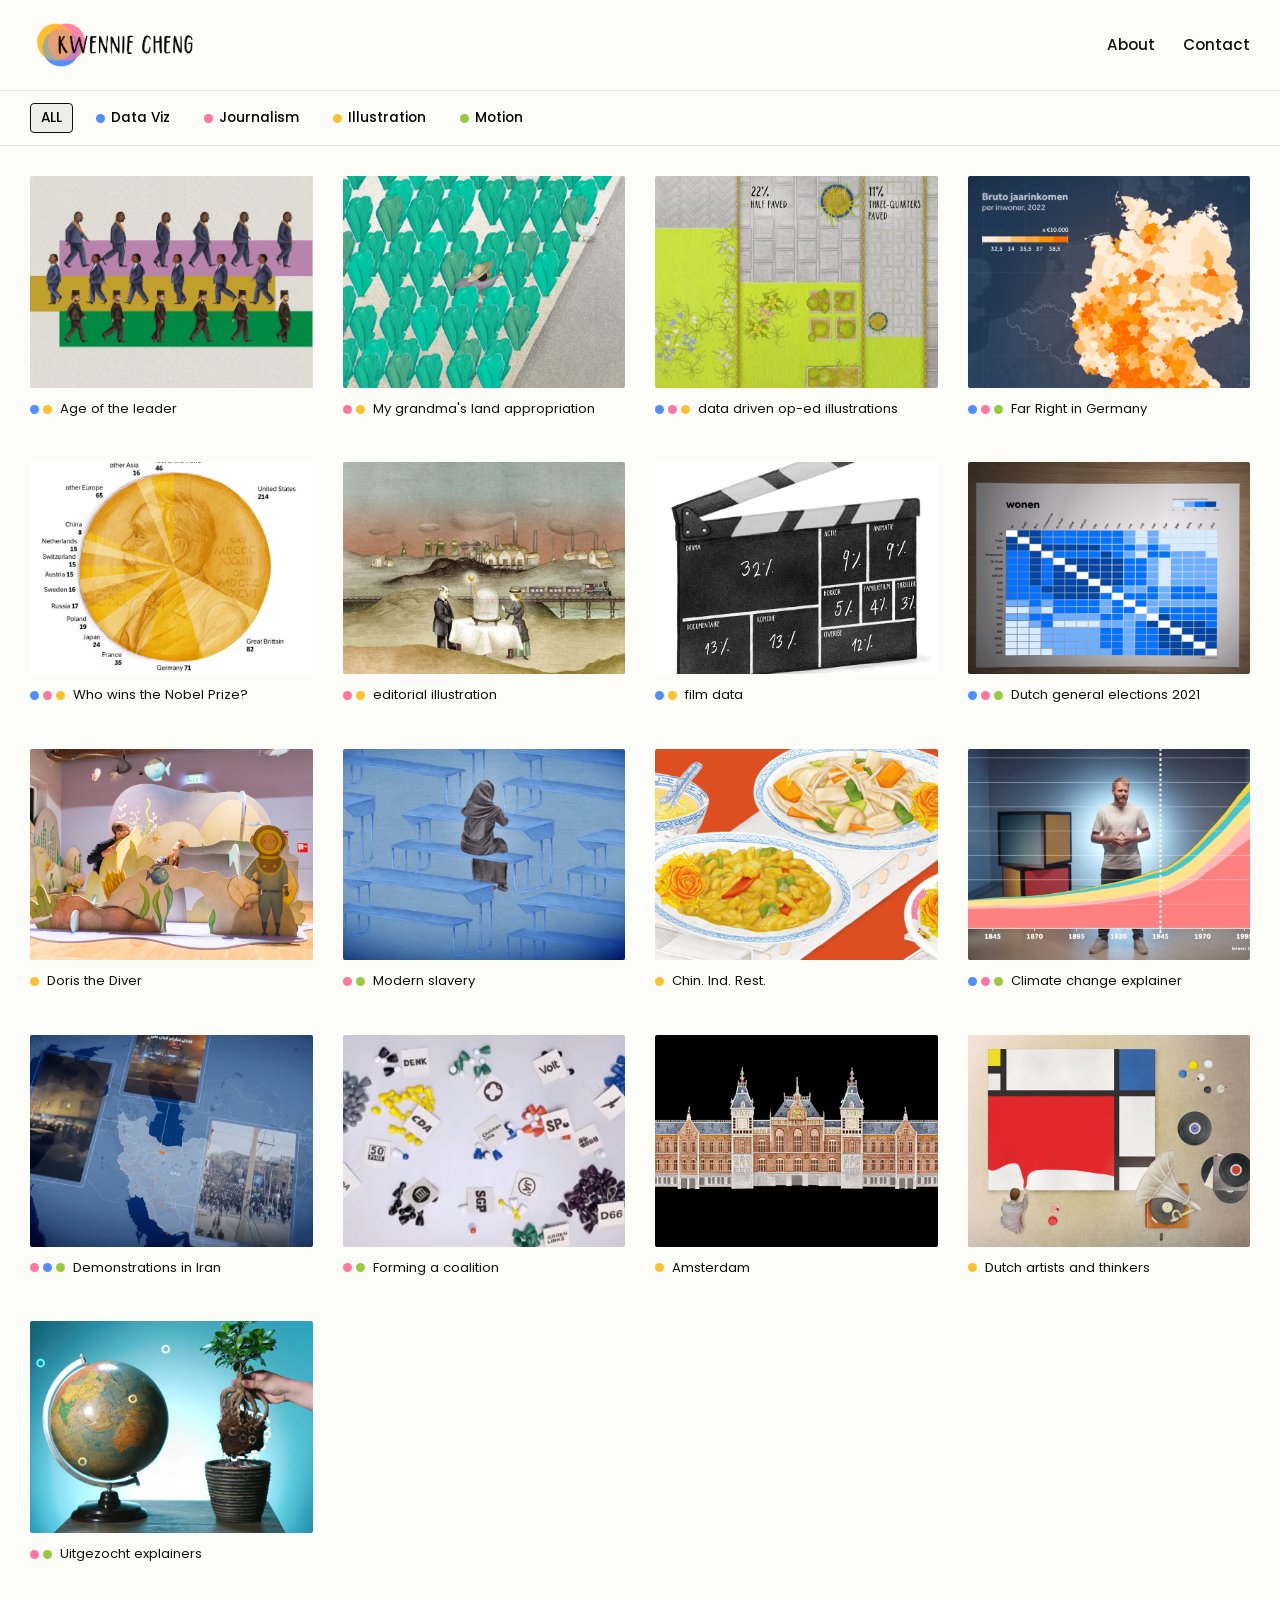
<file: index.html>
<!DOCTYPE html>
<html lang="en">
<head>
  <meta charset="UTF-8">
  <meta name="viewport" content="width=device-width, initial-scale=1.0">
  <title>Kwennie Cheng | illustration, data, journalism</title>

  <!-- Google Fonts: Manrope (Headings) & Poppins (Body) -->
  <link rel="preconnect" href="https://fonts.googleapis.com">
  <link rel="preconnect" href="https://fonts.gstatic.com" crossorigin>
  <link href="https://fonts.googleapis.com/css2?family=Manrope:wght@600;700;800&family=Poppins:wght@300;400;500;600&display=swap" rel="stylesheet">
  <style>
    /* Logo sizing, inline so it applies on first paint */
    .logo img { width: auto; max-width: none; }
    .logo img.logo-desktop { display: block; height: 60px; }
    .logo img.logo-mobile  { display: none;  height: 44px; }
    @media (max-width: 700px) {
      .logo img.logo-desktop { display: none; }
      .logo img.logo-mobile  { display: block; }
    }
  </style>
  <link rel="stylesheet" href="styles.css">
  <link rel="icon" href="assets/site/favicon_kwenniecheng.png">
</head>
<body>

  <!-- STICKY TOP NAVBAR -->
  <header class="navbar">
    <div class="nav-container">
      <!-- Logo links directly back to Home ("All" Work) -->
    <a href="index.html" class="logo">
      <img src="assets/site/logo_kwenniecheng.png" alt="Kwennie Cheng" class="logo-desktop">
      <img src="assets/site/logo_kwenniecheng_m.png" alt="Kwennie Cheng" class="logo-mobile">
    </a>

      <nav class="nav-links">
          <!-- <a href="blog.html">Blog</a> -->
        <a href="about.html">About</a>
        <a href="contact.html">Contact</a>
      </nav>
    </div>
  </header>

  <!-- CATEGORY FILTER BAR (Fabian Schwarzinger Reference) -->
  <div class="category-bar">
    <div class="category-container">
<button class="cat-btn active" data-category="all">ALL</button>
      <button class="cat-btn" data-category="datavis">
        <span class="dot dot-datavis"></span> Data Viz
      </button>
      <button class="cat-btn" data-category="journalism">
        <span class="dot dot-journalism"></span> Journalism
      </button>
      <button class="cat-btn" data-category="illustration">
        <span class="dot dot-illustration"></span> Illustration
      </button>
      <button class="cat-btn" data-category="motion">
        <span class="dot dot-motion"></span> Motion
      </button>
    </div>
  </div>

  <!-- PROJECT OVERVIEW: open project on top, thumbnail grid below -->
  <main class="portfolio-main">
    <section class="project-detail" id="project-detail" hidden></section>
    <section class="project-grid" id="project-grid"></section>
  </main>

  <script src="script.js"></script>
</body>
</html>
</file>
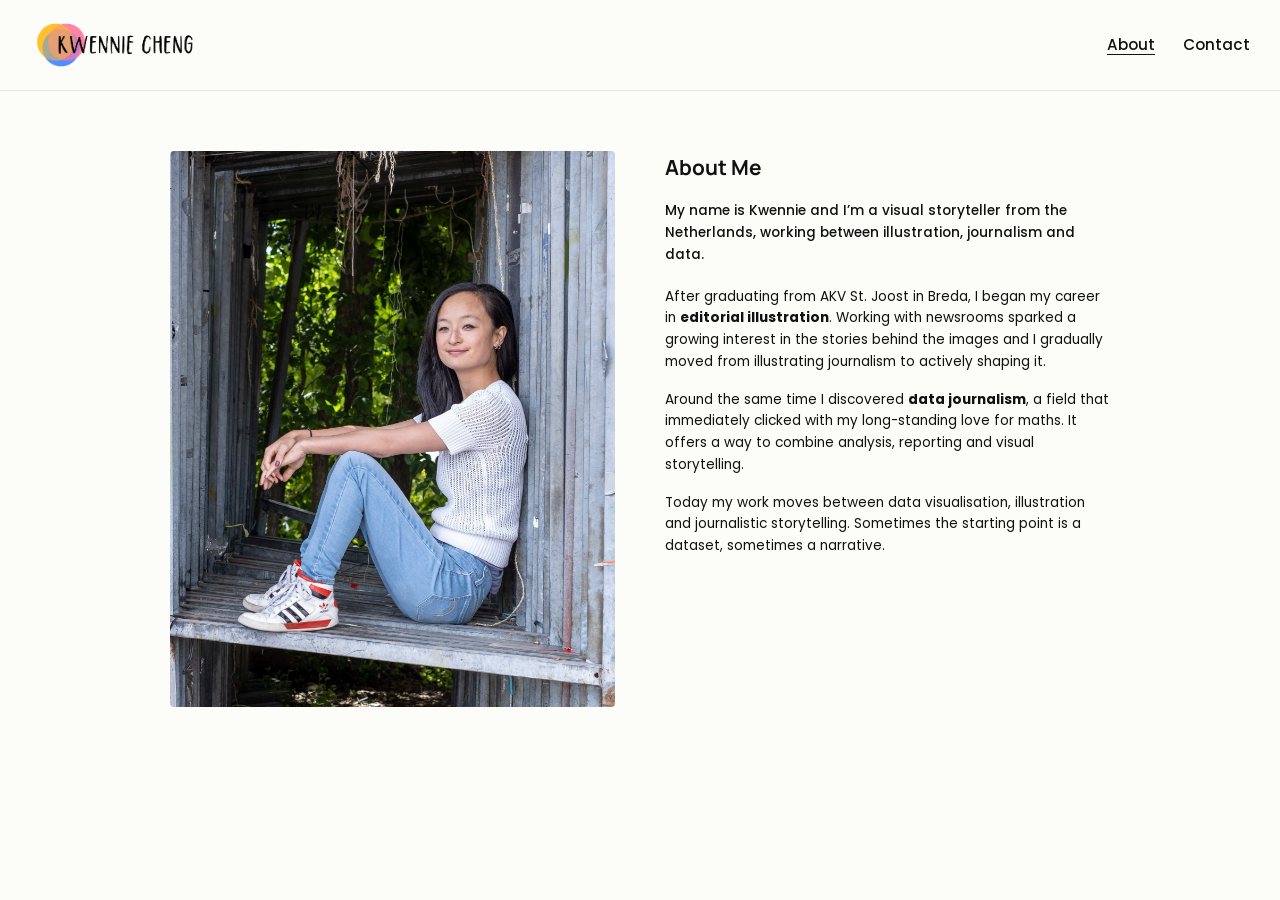
<file: about.html>
<!DOCTYPE html>
<html lang="en">
<head>
  <meta charset="UTF-8">
  <meta name="viewport" content="width=device-width, initial-scale=1.0">
  <title>About | Portfolio</title>
  <link rel="preconnect" href="https://fonts.googleapis.com">
  <link rel="preconnect" href="https://fonts.gstatic.com" crossorigin>
  <link href="https://fonts.googleapis.com/css2?family=Manrope:wght@600;700;800&family=Poppins:wght@300;400;500;600&display=swap" rel="stylesheet">
  <style>
  /* Logo sizing, inline so it applies on first paint */
  .logo img { width: auto; max-width: none; }
  .logo img.logo-desktop { display: block; height: 60px; }
  .logo img.logo-mobile  { display: none;  height: 44px; }
  @media (max-width: 700px) {
    .logo img.logo-desktop { display: none; }
    .logo img.logo-mobile  { display: block; }
  }
</style>
  <link rel="stylesheet" href="styles.css">
  <link rel="icon" href="assets/site/favicon_kwenniecheng.png">
</head>
<body>

  <header class="navbar">
    <div class="nav-container">
      <a href="index.html" class="logo">
        <img src="assets/site/logo_kwenniecheng.png" alt="Kwennie Cheng" class="logo-desktop">
        <img src="assets/site/logo_kwenniecheng_m.png" alt="Kwennie Cheng" class="logo-mobile">
      </a>
      <nav class="nav-links">
        <!-- <a href="blog.html">Blog</a> -->
        <a href="about.html" class="active">About</a>
        <a href="contact.html">Contact</a>
      </nav>
    </div>
  </header>

  <main class="page-container">
    <div class="about-grid">
      <!-- LEFT PHOTO -->
      <div class="about-photo-wrap">
        <img src="assets/site/KwennieCheng_RoelSiebrand.webp" alt="Profile photo" class="about-photo" onerror="this.src='https://via.placeholder.com/600x800?text=Profile+Photo'">
      </div>

      <!-- RIGHT TEXT CONTENT -->
      <div class="about-text">
        <h1>About Me</h1>
        <p class="lead">
          My name is Kwennie and I’m a visual storyteller from the Netherlands, working between illustration, journalism and data.
        </p>
        <p>
          After graduating from AKV St. Joost in Breda, I began my career in <b>editorial illustration</b>. Working with newsrooms sparked a growing interest in the stories behind the images and I gradually moved from illustrating journalism to actively shaping it.
        </p>
        <p>
          Around the same time I discovered <b>data journalism</b>, a field that immediately clicked with my long-standing love for maths. It offers a way to combine analysis, reporting and visual storytelling.
        </p>
        <p>
          Today my work moves between data visualisation, illustration and journalistic storytelling. Sometimes the starting point is a dataset, sometimes a narrative. 
        </p>
      </div>
    </div>
  </main>
  <script src="script.js"></script>
</body>
</html>
</file>
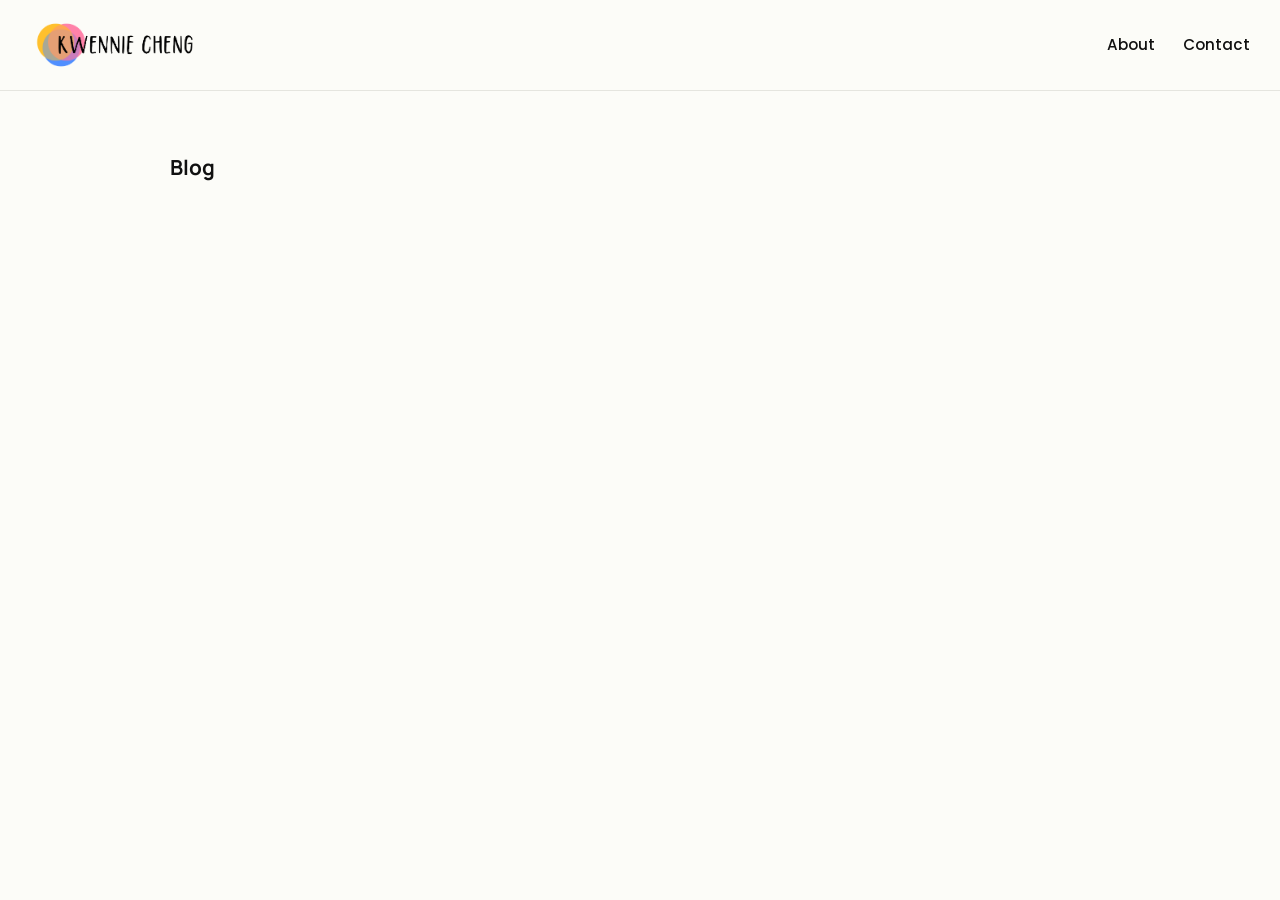
<file: blog.html>
<!DOCTYPE html>
<html lang="en">
<head>
  <meta charset="UTF-8">
  <meta name="viewport" content="width=device-width, initial-scale=1.0">
  <title>Blog | Portfolio</title>
  <link rel="preconnect" href="https://fonts.googleapis.com">
  <link rel="preconnect" href="https://fonts.gstatic.com" crossorigin>
  <link href="https://fonts.googleapis.com/css2?family=Manrope:wght@600;700;800&family=Poppins:wght@300;400;500;600&display=swap" rel="stylesheet">
  <style>
  /* Logo sizing, inline so it applies on first paint */
  .logo img { width: auto; max-width: none; }
  .logo img.logo-desktop { display: block; height: 60px; }
  .logo img.logo-mobile  { display: none;  height: 44px; }
  @media (max-width: 700px) {
    .logo img.logo-desktop { display: none; }
    .logo img.logo-mobile  { display: block; }
  }
</style>
  <link rel="stylesheet" href="styles.css">
  <link rel="icon" href="assets/site/favicon_kwenniecheng.png">
</head>
<body>

  <header class="navbar">
    <div class="nav-container">
      <a href="index.html" class="logo">
        <img src="assets/site/logo_kwenniecheng.png" alt="Kwennie Cheng" class="logo-desktop">
        <img src="assets/site/logo_kwenniecheng_m.png" alt="Kwennie Cheng" class="logo-mobile">
      </a>
      <nav class="nav-links">
        <!-- <a href="blog.html" class="active">Blog</a> -->
        <a href="about.html">About</a>
        <a href="contact.html">Contact</a>
      </nav>
    </div>
  </header>

  <main class="page-container">
    <h1 class="page-title">Blog</h1>

    <!-- BLOG POSTS STREAM -->
    <div class="blog-stream" id="blog-stream">
      <!-- Rendered automatically from data/posts.json -->
    </div>
  </main>

  <script src="script.js"></script>
</body>
</html>
</file>
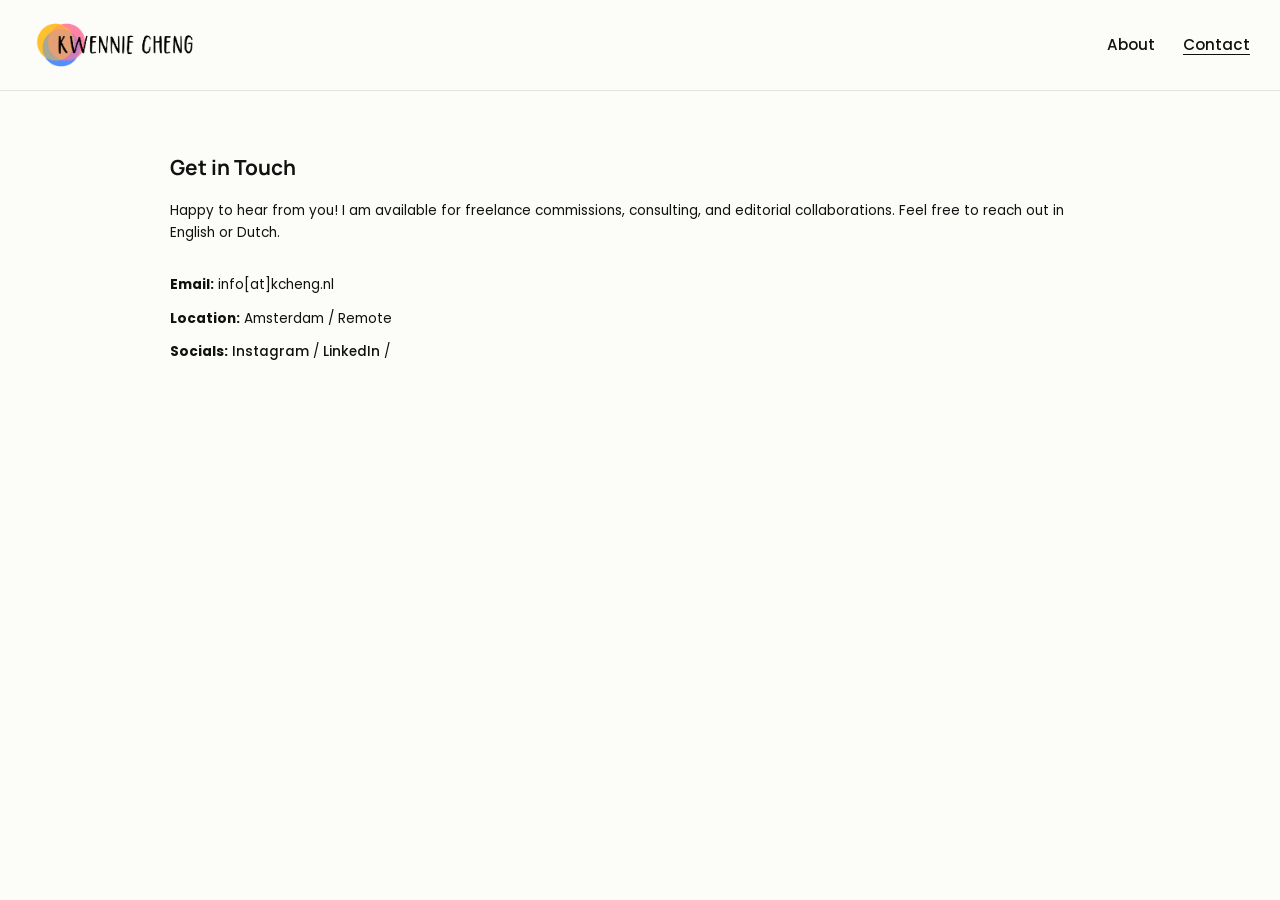
<file: contact.html>
<!DOCTYPE html>
<html lang="en">
<head>
  <meta charset="UTF-8">
  <meta name="viewport" content="width=device-width, initial-scale=1.0">
  <title>Contact | Portfolio</title>
  <link rel="preconnect" href="https://fonts.googleapis.com">
  <link rel="preconnect" href="https://fonts.gstatic.com" crossorigin>
  <link href="https://fonts.googleapis.com/css2?family=Manrope:wght@600;700;800&family=Poppins:wght@300;400;500;600&display=swap" rel="stylesheet">
  <style>
  /* Logo sizing, inline so it applies on first paint */
  .logo img { width: auto; max-width: none; }
  .logo img.logo-desktop { display: block; height: 60px; }
  .logo img.logo-mobile  { display: none;  height: 44px; }
  @media (max-width: 700px) {
    .logo img.logo-desktop { display: none; }
    .logo img.logo-mobile  { display: block; }
  }
</style>
  <link rel="stylesheet" href="styles.css">
  <link rel="icon" href="assets/site/favicon_kwenniecheng.png">
</head>
<body>

  <header class="navbar">
    <div class="nav-container">
      <a href="index.html" class="logo">
        <img src="assets/site/logo_kwenniecheng.png" alt="Kwennie Cheng" class="logo-desktop">
        <img src="assets/site/logo_kwenniecheng_m.png" alt="Kwennie Cheng" class="logo-mobile">
      </a>
      <nav class="nav-links">
        <!-- <a href="blog.html">Blog</a> -->
        <a href="about.html">About</a>
        <a href="contact.html" class="active">Contact</a>
      </nav>
    </div>
  </header>

  <main class="page-container">
    <div class="contact-wrap">
      <h1>Get in Touch</h1>
      <p class="lead">
        Happy to hear from you! I am available for freelance commissions, consulting, and editorial collaborations. Feel free to reach out in English or Dutch.
      </p>

      <div class="contact-details">
        <p><strong>Email:</strong> info[at]kcheng.nl</p>
        <p><strong>Location:</strong> Amsterdam / Remote</p>
        <p><strong>Socials:</strong> 
          <a href="https://www.instagram.com/kwenniecheng/" target="_blank">Instagram</a> / 
          <a href="https://www.linkedin.com/in/kwennie-cheng/" target="_blank">LinkedIn</a> / 
        </p>
      </div>
    </div>
  </main>
  <script src="script.js"></script>
</body>
</html>
</file>
<file: styles.css>
/* ==========================================================================
   GLOBAL VARIABLES & RESET
   ========================================================================== */
:root {
  --bg-color: #FCFCF8;
  --highlight-color: #ffc02d;
  --text-primary: #111111;
  --text-muted: #666666;
  --border-color: #E5E5DF;

  /* Category Colors */
  --cat-datavis: #508fff;
  --cat-journalism: #ff76a0;
  --cat-illustration: #ffc02d;
  --cat-motion: #99c93d;

  /* Fonts */
  --font-heading: 'Manrope', -apple-system, sans-serif;
  --font-body: 'Poppins', -apple-system, sans-serif;

  /* Logo sizes */
  --nav-height: 90px;      /* height of the whole top bar */
  --logo-h-desktop: 60px;  /* desktop logo height (keep smaller than nav-height) */
  --logo-h-mobile: 44px;   /* mobile logo height */

  /* Mobile project-name strip */
  --index-strip-h: 46px;
}

* {
  box-sizing: border-box;
  margin: 0;
  padding: 0;
}

::selection {
  background: #ffc02d;
  color: var(--text-primary);
}

html[data-sel="blue"] ::selection,
html[data-sel="blue"]::selection {
  background: #508fff;
}

html[data-sel="pink"] ::selection,
html[data-sel="pink"]::selection {
  background: #ff76a0;
}

html[data-sel="yellow"] ::selection,
html[data-sel="yellow"]::selection {
  background: #ffc02d;
}

body {
  background-color: var(--bg-color);
  color: var(--text-primary);
  font-family: var(--font-body);
  font-weight: 400;
  line-height: 1.6;
}

h1, h2, h3, h4, h5, h6 {
  font-family: var(--font-heading);
  font-weight: 700;
}

a {
  color: inherit;
  text-decoration: none;
}

/* ==========================================================================
   STICKY NAVBAR
   ========================================================================== */
.navbar {
  position: sticky;
  top: 0;
  z-index: 1000;
  background-color: var(--bg-color);
  border-bottom: 1px solid var(--border-color);
}

.nav-container {
  display: flex;
  justify-content: space-between;
  align-items: center;
  max-width: 1400px;
  margin: 0 auto;
  height: var(--nav-height);
  padding: 0 30px;
}

.logo {
  font-family: var(--font-heading);
  font-weight: 800;
  font-size: 1.25rem;
  letter-spacing: -0.02em;
}

.logo img {
  width: auto;
  max-width: none;
}

.logo img.logo-desktop {
  display: block;
  height: var(--logo-h-desktop);
}

.logo img.logo-mobile {
  display: none;
  height: var(--logo-h-mobile);
}

@media (max-width: 700px) {
  .logo img.logo-desktop { display: none; }
  .logo img.logo-mobile  { display: block; }
}

.nav-links a {
  margin-left: 24px;
  font-size: 0.95rem;
  font-weight: 500;
  position: relative;
  isolation: isolate;   /* keeps the dot behind the text, but above the page background */
}

.nav-links a::before {
  content: "";
  position: absolute;
  z-index: -1;
  left: -8px;
  top: 50%;
  width: 24px;
  height: 24px;
  margin-top: -12px;
  border-radius: 50%;
  background-color: var(--dot-color, var(--cat-illustration));
  opacity: 0;
  transform: scale(0.6);
  transition: opacity 0.15s, transform 0.15s;
}

.nav-links a:hover::before {
  opacity: 1;
  transform: scale(1);
}

/* current page is underlined */
.nav-links a.active {
  text-decoration: underline;
  text-decoration-thickness: 1px;
  text-underline-offset: 4px;
}

/* ==========================================================================
   CATEGORY FILTER BAR
   ========================================================================== */
.category-bar {
  position: sticky;
  top: calc(var(--nav-height) + 1px);  /* +1px for the navbar border */
  z-index: 999;
  background-color: var(--bg-color);
  border-bottom: 1px solid var(--border-color);
  padding: 12px 30px;
}

.category-container {
  max-width: 1400px;
  margin: 0 auto;
  display: flex;
  gap: 12px;
  flex-wrap: wrap;
}

.cat-btn {
  background: none;
  border: 1px solid transparent;
  font-family: var(--font-body);
  font-size: 0.85rem;
  font-weight: 500;
  cursor: pointer;
  display: inline-flex;
  align-items: center;
  gap: 6px;
  padding: 4px 10px;
  border-radius: 4px;
  transition: background-color 0.2s;
}

.cat-btn:hover {
  background-color: #EFEFE9;
}

.cat-btn.active {
  border-color: var(--text-primary);
  background-color: #EFEFE9;
}

/* CATEGORY DOTS */
.dot {
  width: 9px;
  height: 9px;
  border-radius: 50%;
  display: inline-block;
}

.dot-datavis { background-color: var(--cat-datavis); }
.dot-journalism { background-color: var(--cat-journalism); }
.dot-illustration { background-color: var(--cat-illustration); }
.dot-motion { background-color: var(--cat-motion); }

/* ==========================================================================
   PORTFOLIO MAIN (INDEX + STREAM)
   ========================================================================== */
.portfolio-container {
  display: flex;
  max-width: 1400px;
  margin: 0 auto;
  padding: 0 30px;
  min-height: calc(100vh - 120px);
}

/* LEFT STICKY INDEX (Kelli Anderson Style) */
.left-index {
  width: 320px;
  flex-shrink: 0;
  position: sticky;
  top: calc(var(--nav-height) + var(--cat-bar-h, 57px) + 1px);
  height: calc(100vh - var(--nav-height) - var(--cat-bar-h, 57px) - 20px);
  overflow-y: auto;
  padding-right: 20px;
  padding-top: 30px;
  border-right: 1px solid var(--border-color);
}

.index-item {
  display: flex;
  align-items: center;
  gap: 8px;
  padding: 8px 0;
  font-size: 0.82rem;
  font-weight: 400;
  color: var(--text-muted);
  cursor: pointer;
  transition: color 0.2s;
}

.index-item:hover {
  color: var(--text-primary);
}

.index-item.active {
  color: var(--text-primary);
  font-weight: 700;
}

/* Prevents layout shift when the title becomes bold */
.index-title {
  display: inline-block;
}
.index-title::after {
  content: attr(data-title);
  display: block;
  height: 0;
  visibility: hidden;
  overflow: hidden;
  font-weight: 700;
}

.index-dots {
  display: inline-flex;
  gap: 4px;
  flex-shrink: 0;
}

/* RIGHT STREAM (Fabian Schwarzinger Style) */
.right-stream {
  flex-grow: 1;
  padding-left: 40px;
  padding-top: 30px;
  padding-bottom: 80px;
}

.project-card {
  margin-bottom: 40px;
  padding-bottom: 40px;
  border-bottom: 1px solid var(--border-color);
  scroll-margin-top: calc(var(--nav-height) + var(--cat-bar-h, 57px) + 20px);
}

.project-card:last-child {
  border-bottom: none;
}

.project-header {
  margin-bottom: 12px;
}

.project-title {
  font-size: 1.3rem;
  line-height: 1.2;
}

.project-tags {
  display: flex;
  gap: 8px;
  margin-top: 6px;
  font-size: 0.72rem;
  color: var(--text-muted);
}

.project-description {
  max-width: 640px;
  margin: 14px 0 20px;
  font-size: 0.85rem;
  line-height: 1.7;
  color: var(--text-primary);
}

.project-description p {
  margin-bottom: 12px;
}

.project-description a {
  position: relative;
  isolation: isolate;
  font-weight: 600;
  text-decoration: none;
}

.project-description a::before {
  content: "";
  position: absolute;
  z-index: -1;
  left: -8px;
  top: 50%;
  width: 22px;
  height: 22px;
  margin-top: -11px;
  border-radius: 50%;
  background-color: var(--dot-color, var(--cat-illustration));
  opacity: 0;
  transform: scale(0.6);
  transition: opacity 0.15s, transform 0.15s;
}

.project-description a:hover::before {
  opacity: 1;
  transform: scale(1);
}

/* COLLAPSED DESCRIPTION: first 2 lines only */
.project-description.collapsed p:first-child {
  display: -webkit-box;
  -webkit-line-clamp: 1;   /* number of lines to show */
  line-clamp: 2;
  -webkit-box-orient: vertical;
  overflow: hidden;
}

.project-description.collapsed p:not(:first-child) {
  display: none;
}

.read-more {
  position: relative;
  isolation: isolate;
  background: none;
  border: none;
  padding: 0;
  font: inherit;
  font-style: italic;
  color: var(--text-primary);
  cursor: pointer;
}

.read-more[hidden] {
  display: none;
}

/* same hover dot as the links */
.read-more::before {
  content: "";
  position: absolute;
  z-index: -1;
  left: -8px;
  top: 50%;
  width: 22px;
  height: 22px;
  margin-top: -11px;
  border-radius: 50%;
  background-color: var(--dot-color, var(--cat-illustration));
  opacity: 0;
  transform: scale(0.6);
  transition: opacity 0.15s, transform 0.15s;
}

.read-more:hover::before {
  opacity: 1;
  transform: scale(1);
}

/* CAROUSEL */
.carousel-stage {
  position: relative;
  border-radius: 2px;
}

.carousel-main {
  display: block;
  width: 100%;
  max-height: 75vh;
  object-fit: contain;
}

.carousel-arrow {
  position: absolute;
  top: 50%;
  transform: translateY(-50%);
  width: 48px;
  height: 64px;
  display: flex;
  align-items: center;
  justify-content: center;
  background: none;
  border: none;
  color: var(--text-primary);
  cursor: pointer;
  opacity: 0.5;
  transition: opacity 0.2s;
}

.carousel-arrow:hover { opacity: 1; }
.carousel-arrow.prev { left: 6px; }
.carousel-arrow.next { right: 6px; }

.carousel-thumbs {
  display: flex;
  gap: 8px;
  margin-top: 10px;
  overflow-x: auto;
  padding-bottom: 4px;
}

.thumb {
  flex: 0 0 auto;
  width: 72px;
  height: 52px;
  padding: 0;
  border: 1px solid transparent;
  background: none;
  cursor: pointer;
  opacity: 0.5;
  transition: opacity 0.2s, border-color 0.2s;
}

.thumb img {
  width: 100%;
  height: 100%;
  object-fit: cover;
  display: block;
}

.thumb:hover { opacity: 0.85; }

.thumb.active {
  opacity: 1;
  border-color: var(--text-primary);
}

/* VIDEO SLIDES */
.video-wrap {
  position: relative;
  width: 100%;
  aspect-ratio: 16 / 9;   /* change if your videos are another shape */
  background: #000;
}

.video-wrap iframe {
  position: absolute;
  inset: 0;
  width: 100%;
  height: 100%;
  border: 0;
}

.thumb-video {
  position: relative;
  background: #111 center / cover no-repeat;
}

.thumb-video svg {
  position: absolute;
  top: 50%;
  left: 50%;
  width: 18px;
  height: 18px;
  transform: translate(-50%, -50%);
  fill: #fff;
  filter: drop-shadow(0 0 3px rgba(0, 0, 0, 0.5));
}

.ext-link-badge {
  display: inline-block;
  margin-top: 8px;
  font-size: 0.78rem;
  font-weight: 600;
  color: var(--text-primary);
  background-color: var(--highlight-color);
  padding: 4px 10px;
  border-radius: 3px;
}

/* ==========================================================================
   GENERIC PAGE LAYOUTS (ABOUT, CONTACT, BLOG)
   ========================================================================== */
.page-container {
  max-width: 1000px;
  margin: 0 auto;
  padding: 60px 30px;
}

.page-title {
  font-size: 1.3rem;
  margin-bottom: 40px;
}

/* ABOUT PAGE */
.about-grid {
  display: grid;
  grid-template-columns: 1fr 1fr;
  gap: 50px;
  align-items: start;
}

.about-photo {
  width: 100%;
  height: auto;
  border-radius: 4px;
}

.about-text h1 {
  font-size: 1.3rem;
  margin-bottom: 16px;
}

.about-text .lead {
  font-size: 0.85rem;
  font-weight: 500;
  margin-bottom: 20px;
}

.about-text p {
  margin-bottom: 16px;
  font-size: 0.85rem;
  color: var(--text-primary);
}

/* ABOUT + CONTACT LINKS: same dot hover as the nav, text turns bold */
.about-text a,
.contact-wrap a,
.highlight-link {
  position: relative;
  isolation: isolate;          /* keeps the dot behind the text */
  font-weight: 500;
  text-decoration: none;
}

.about-text a::before,
.contact-wrap a::before,
.highlight-link::before {
  content: "";
  position: absolute;
  z-index: -1;
  left: -8px;
  top: 50%;
  width: 24px;
  height: 24px;
  margin-top: -12px;
  border-radius: 50%;
  background-color: var(--dot-color, var(--cat-illustration));
  opacity: 0;
  transform: scale(0.6);
  transition: opacity 0.15s, transform 0.15s;
}

.about-text a:hover::before,
.contact-wrap a:hover::before,
.highlight-link:hover::before {
  opacity: 1;
  transform: scale(1);
}

/* looks bold on hover, but doesn't change the text width (no layout shift) */
.about-text a:hover,
.contact-wrap a:hover,
.highlight-link:hover {
  -webkit-text-stroke: 0.6px currentColor;
}

/* CONTACT PAGE */
.contact-wrap h1 {
  font-size: 1.3rem;
  margin-bottom: 16px;
}

.contact-wrap .lead {
  font-size: 0.85rem;
  margin-bottom: 30px;
}

.contact-details p {
  font-size: 0.85rem;
  margin-bottom: 12px;
}

/* BLOG PAGE */
.blog-stream {
  display: flex;
  flex-direction: column;
  gap: 50px;
}

.blog-post {
  border-bottom: 1px solid var(--border-color);
  padding-bottom: 40px;
}

.blog-date {
  font-size: 0.85rem;
  color: var(--text-muted);
  margin-bottom: 6px;
}

.blog-title {
  font-size: 1.3rem;
  margin-bottom: 16px;
}

.blog-content {
  font-size: 1rem;
  line-height: 1.7;
  margin-bottom: 20px;
}

.blog-images {
  display: flex;
  flex-direction: column;
  gap: 12px;
}

.blog-images img {
  width: 100%;
  height: auto;
  border-radius: 2px;
}

/* ==========================================================================
   RESPONSIVE BREAKPOINTS (Mobile Optimization)
   ========================================================================== */
@media (max-width: 900px) {
  .portfolio-container {
    flex-direction: column;
    padding: 0 16px;
  }

  /* Category bar: one row, swipeable, so its height stays constant */
  .category-bar { padding: 12px 16px; }

  .category-container {
    flex-wrap: nowrap;
    overflow-x: auto;
    scrollbar-width: none;
  }
  .category-container::-webkit-scrollbar { display: none; }

  .cat-btn {
    flex: 0 0 auto;
    white-space: nowrap;
  }

  /* Project names: single-line sticky strip under the category bar */
  .left-index {
    position: sticky;
    top: calc(var(--nav-height) + var(--cat-bar-h, 57px) + 1px);
    z-index: 998;
    width: auto;
    height: var(--index-strip-h);
    margin: 0 -16px;              /* full width, past the container padding */
    padding: 0;
    display: flex;
    flex-direction: row;
    align-items: center;
    gap: 28px;
    overflow-x: auto;
    overflow-y: hidden;
    background: var(--bg-color);
    border-right: none;
    border-bottom: 1px solid var(--border-color);

    /* hide the scrollbar */
    scrollbar-width: none;
    -ms-overflow-style: none;

    /* fade the neighbours so the active name stands out 
    -webkit-mask-image: linear-gradient(to right, transparent, #000 25%, #000 75%, transparent);
            mask-image: linear-gradient(to right, transparent, #000 25%, #000 75%, transparent); */
  }
  .left-index::-webkit-scrollbar { display: none; }

  /* spacers so the first and last names can sit in the center */
  .left-index::before,
  .left-index::after {
    content: "";
    flex: 0 0 35%;
  }

  .index-item {
    flex: 0 0 auto;
    white-space: nowrap;
    padding: 0;
  }

  .project-card {
    scroll-margin-top: calc(var(--nav-height) + var(--cat-bar-h, 57px) + var(--index-strip-h) + 16px);
  }

  .right-stream {
    padding-left: 0;
    padding-top: 24px;
  }

  .about-grid {
    grid-template-columns: 1fr;
    gap: 30px;
  }
}

/* ==========================================================================
   PROJECT OVERVIEW (THUMBNAIL GRID) + OPEN PROJECT
   (the old .left-index / .right-stream / .portfolio-container rules above
   are no longer used and can be deleted)
   ========================================================================== */
.portfolio-main {
  max-width: 1400px;
  margin: 0 auto;
  padding: 30px 30px 80px;
  min-height: calc(100vh - 120px);
}

/* open project, followed by a thin line */
.project-detail {
  padding-bottom: 40px;
  margin-bottom: 40px;
  border-bottom: 1px solid var(--border-color);
}
.project-detail[hidden] { display: none; }
.project-detail .project-card {
  margin: 0;
  padding: 0;
  border: none;
}

.project-grid {
  display: grid;
  grid-template-columns: repeat(4, 1fr);
  column-gap: 30px;
  row-gap: 44px;
}

.grid-item {
  position: relative;
  display: block;
  appearance: none;
  background: none;
  border: none;
  padding: 0;
  font: inherit;
  color: inherit;
  text-align: left;
  cursor: pointer;
}

.grid-thumb {
  position: relative;
  display: block;
  aspect-ratio: 4 / 3;     /* all thumbnails are the same size */
  isolation: isolate;
}

.grid-thumb img {
  display: block;
  width: 100%;
  height: 100%;
  object-fit: cover;
  border-radius: 2px;
  background: #EFEFE9;
}

/* hover dot: sits behind the thumbnail, may overlap its neighbours */
.grid-thumb::before {
  content: "";
  position: absolute;
  z-index: -1;
  left: var(--dot-x, 50%);
  top: 50%;
  width: 110%;
  aspect-ratio: 1;
  border-radius: 50%;
  background-color: var(--dot-color, var(--cat-illustration));
  opacity: 0;
  transform: translate(-50%, -50%) scale(0.6);
  transition: opacity 0.15s, transform 0.15s;
  pointer-events: none;
}

@media (hover: hover) {
  .grid-item:hover { z-index: 5; }
  .grid-item:hover .grid-title { font-weight: 600; }
  .grid-item:hover .grid-thumb::before {
    opacity: 1;
    transform: translate(-50%, -50%) scale(1);
  }
}

/* project name: same type as the old left index */
.grid-title {
  position: relative;      /* keeps the name above the dot */
  display: flex;
  align-items: center;
  gap: 8px;
  margin-top: 12px;
  font-size: 0.82rem;
  font-weight: 400;
  line-height: 1.4;
  color: var(--text-primary);
}

/* category bar while a project is in view: only that project's categories */
.category-bar.project-mode .cat-btn {
  pointer-events: none;
  border-color: transparent;
  background: none;
  opacity: 0.3;
  transition: opacity 0.2s;
}
.category-bar.project-mode .cat-btn.in-project {
  opacity: 1;
}

@media (max-width: 900px) {
  .project-grid { grid-template-columns: repeat(2, 1fr); column-gap: 20px; }
}

@media (max-width: 600px) {
  .portfolio-main { padding: 20px 16px 60px; }
  .project-grid { grid-template-columns: 1fr; row-gap: 32px; }
}

.ext-link-badge.disabled {
  background-color: var(--border-color);
  color: var(--text-muted);
  cursor: default;
  opacity: 0.8;
}
</file>
